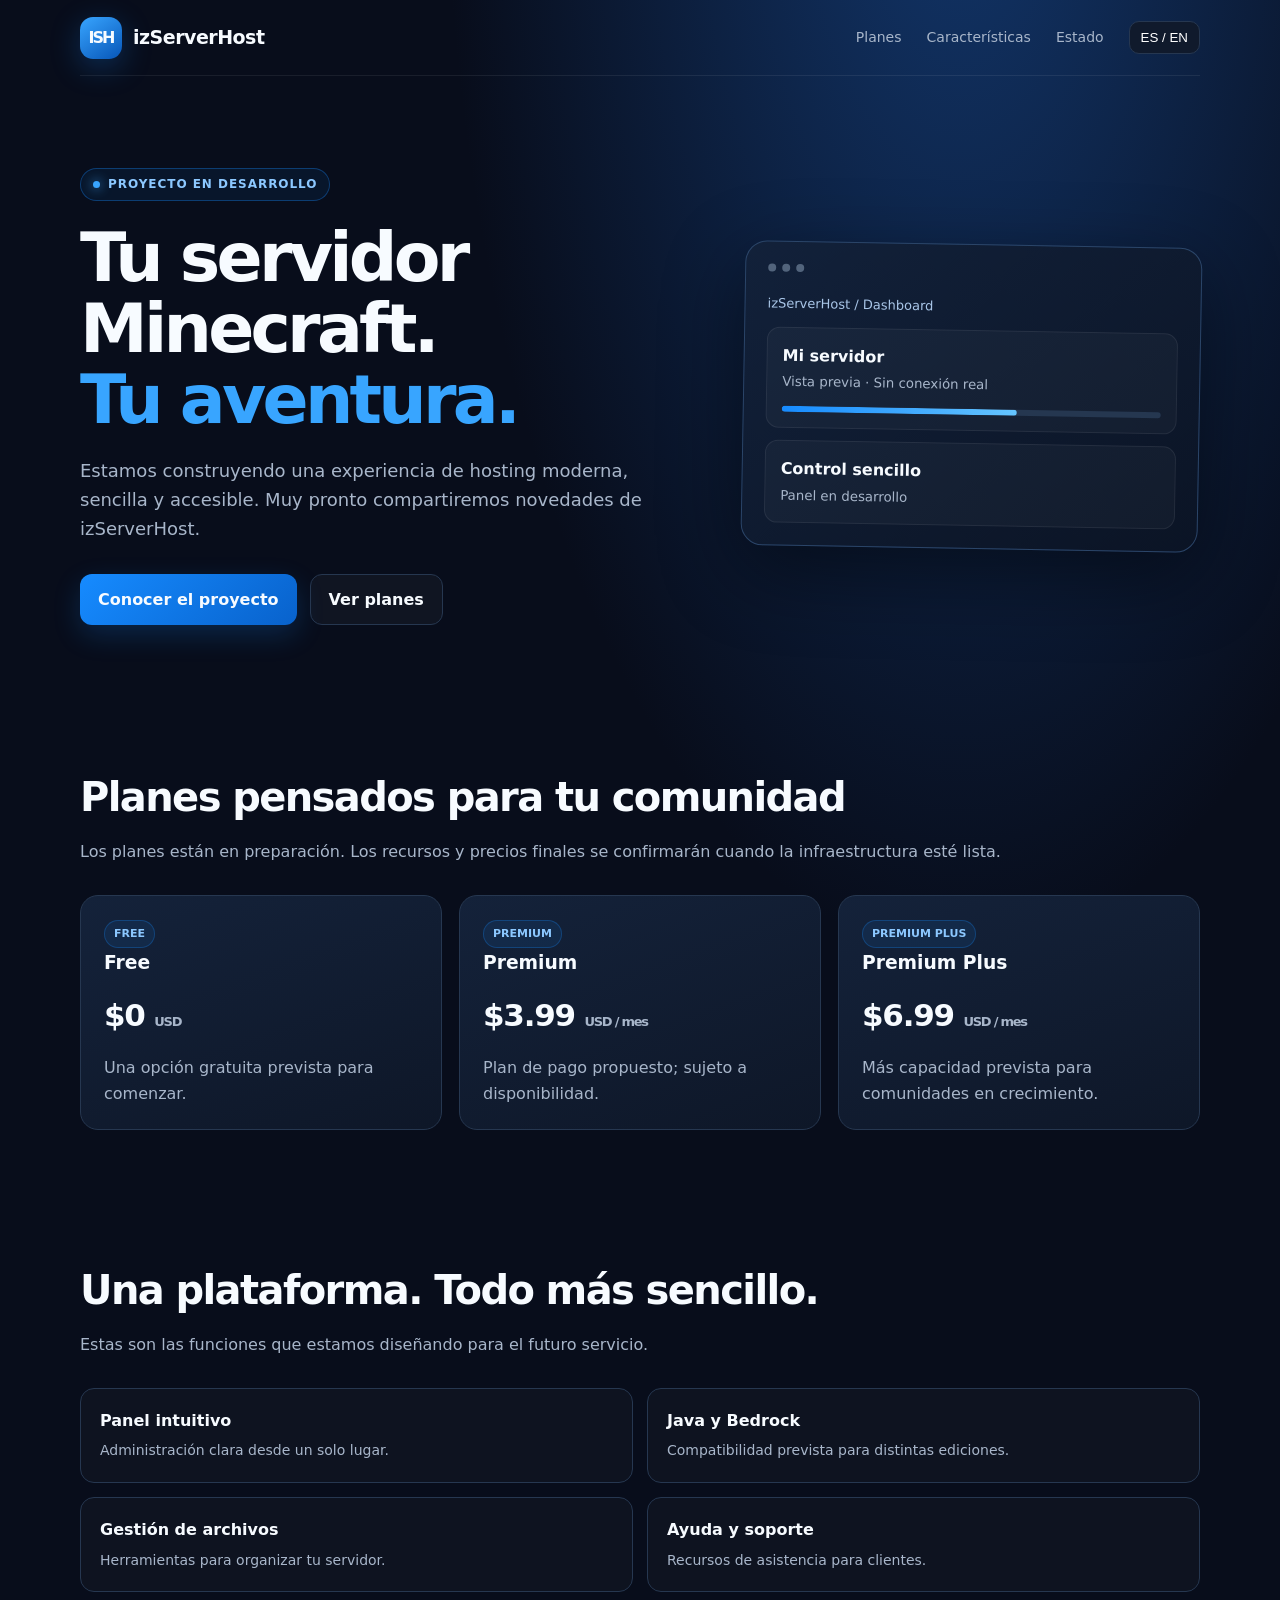
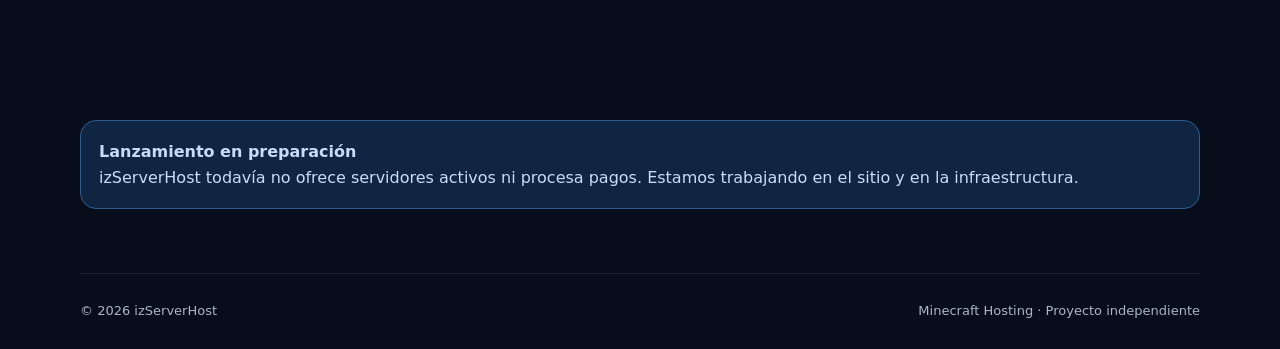
<file: index.html>
<!doctype html>
<html lang="es">
<head>
  <meta charset="utf-8">
  <meta name="viewport" content="width=device-width, initial-scale=1">
  <meta name="theme-color" content="#080d1b">
  <meta name="description" content="izServerHost — proyecto de Minecraft Hosting. Una plataforma moderna, en desarrollo.">
  <title>izServerHost — Minecraft Hosting</title>
  <style>
    :root{color-scheme:dark;--bg:#080d1b;--panel:#111c30;--blue:#168bff;--bright:#38a5ff;--white:#f7fbff;--muted:#a8b6ca;--line:#263750}
    *{box-sizing:border-box}html{scroll-behavior:smooth}body{margin:0;background:radial-gradient(ellipse at 75% -10%,#12366b 0,transparent 38%),var(--bg);color:var(--white);font:16px/1.6 Inter,ui-sans-serif,system-ui,-apple-system,Segoe UI,sans-serif}
    a{color:inherit;text-decoration:none}.wrap{width:min(1120px,calc(100% - 40px));margin:auto}.nav{height:76px;display:flex;align-items:center;justify-content:space-between;border-bottom:1px solid #ffffff12}.brand{display:flex;align-items:center;gap:11px;font-weight:800;letter-spacing:-.5px}.mark{width:42px;height:42px;border-radius:13px;background:linear-gradient(145deg,var(--bright),#0756b8);display:grid;place-items:center;font-weight:900;letter-spacing:-2px;box-shadow:0 8px 30px #168bff44}.brand span:last-child{font-size:19px}.links{display:flex;align-items:center;gap:25px;color:var(--muted);font-size:14px}.links a:hover{color:white}.lang{border:1px solid var(--line);background:#101a2c;color:white;border-radius:10px;padding:8px 11px}
    .hero{padding:92px 0 76px;display:grid;grid-template-columns:1.15fr .85fr;gap:45px;align-items:center}.eyebrow{display:inline-flex;align-items:center;gap:8px;border:1px solid #168bff55;background:#168bff13;color:#8cc8ff;border-radius:99px;padding:6px 12px;font-size:12px;font-weight:700;letter-spacing:.08em;text-transform:uppercase}.dot{width:7px;height:7px;border-radius:50%;background:#38a5ff;box-shadow:0 0 12px #38a5ff}h1{font-size:clamp(42px,6vw,68px);line-height:1.04;letter-spacing:-.055em;margin:22px 0}h1 em{font-style:normal;color:var(--bright)}.lead{color:var(--muted);font-size:18px;max-width:590px}.actions{display:flex;gap:13px;flex-wrap:wrap;margin-top:30px}.btn{display:inline-flex;align-items:center;justify-content:center;border-radius:12px;padding:12px 18px;font-weight:750;border:1px solid var(--line)}.primary{background:linear-gradient(135deg,#168bff,#0862cc);border:0;box-shadow:0 10px 28px #168bff33}.secondary{background:#ffffff08}.preview{border:1px solid #2b4568;background:linear-gradient(145deg,#12213a,#0b1425);border-radius:22px;padding:22px;box-shadow:0 24px 80px #0007;transform:rotate(1deg)}.window{display:flex;gap:6px;margin-bottom:22px}.window i{width:8px;height:8px;border-radius:50%;background:#52647c}.preview-title{font-size:13px;color:#a9c6e8}.server{margin-top:12px;padding:15px;border-radius:13px;background:#ffffff08;border:1px solid #ffffff12}.server strong{display:block}.server small{color:var(--muted)}.meter{height:6px;background:#253750;border-radius:9px;margin-top:12px;overflow:hidden}.meter b{display:block;width:62%;height:100%;background:linear-gradient(90deg,#168bff,#65c5ff);border-radius:9px}.section{padding:64px 0}.section h2{font-size:clamp(28px,4vw,40px);letter-spacing:-.04em;margin:0 0 10px}.sub{color:var(--muted);margin:0 0 30px}.grid{display:grid;grid-template-columns:repeat(3,1fr);gap:17px}.card{background:linear-gradient(160deg,#14223a,#0e1728);border:1px solid var(--line);border-radius:18px;padding:23px}.card h3{margin:0 0 8px}.card p{color:var(--muted);margin:0}.price{font-size:31px;font-weight:850;letter-spacing:-.04em;margin:14px 0}.tag{display:inline-block;color:#8cc8ff;background:#168bff18;border:1px solid #168bff44;border-radius:99px;padding:4px 9px;font-size:11px;font-weight:800}.features{display:grid;grid-template-columns:repeat(2,1fr);gap:14px}.feature{padding:19px;border:1px solid var(--line);background:#ffffff06;border-radius:14px}.feature b{display:block;margin-bottom:4px}.feature span{color:var(--muted);font-size:14px}.notice{border:1px solid #2c5b8d;background:#102541;border-radius:16px;padding:18px;color:#c8ddf5}.footer{border-top:1px solid #ffffff15;padding:27px 0;color:var(--muted);font-size:13px;display:flex;justify-content:space-between;gap:15px;flex-wrap:wrap}
    @media(max-width:780px){.hero{grid-template-columns:1fr;padding:65px 0 48px}.preview{transform:none}.links a{display:none}.grid{grid-template-columns:1fr}.features{grid-template-columns:1fr}.nav{height:68px}.wrap{width:min(100% - 28px,1120px)}}
  </style>
</head>
<body>
<header class="wrap nav">
  <a class="brand" href="#"><span class="mark">ISH</span><span>izServerHost</span></a>
  <nav class="links"><a href="#planes" data-es="Planes" data-en="Plans">Planes</a><a href="#caracteristicas" data-es="Características" data-en="Features">Características</a><a href="#estado" data-es="Estado" data-en="Status">Estado</a><button class="lang" id="language" type="button">ES / EN</button></nav>
</header>
<main>
  <section class="wrap hero">
    <div>
      <span class="eyebrow"><i class="dot"></i><span data-es="Proyecto en desarrollo" data-en="Project in development">Proyecto en desarrollo</span></span>
      <h1 data-es="Tu servidor Minecraft.<br><em>Tu aventura.</em>" data-en="Your Minecraft server.<br><em>Your adventure.</em>">Tu servidor Minecraft.<br><em>Tu aventura.</em></h1>
      <p class="lead" data-es="Estamos construyendo una experiencia de hosting moderna, sencilla y accesible. Muy pronto compartiremos novedades de izServerHost." data-en="We are building a modern, simple and accessible hosting experience. Updates about izServerHost are coming soon.">Estamos construyendo una experiencia de hosting moderna, sencilla y accesible. Muy pronto compartiremos novedades de izServerHost.</p>
      <div class="actions"><a class="btn primary" href="#estado" data-es="Conocer el proyecto" data-en="Explore the project">Conocer el proyecto</a><a class="btn secondary" href="#planes" data-es="Ver planes" data-en="View plans">Ver planes</a></div>
    </div>
    <div class="preview" aria-label="Vista conceptual del panel"><div class="window"><i></i><i></i><i></i></div><div class="preview-title">izServerHost / Dashboard</div><div class="server"><strong data-es="Mi servidor" data-en="My server">Mi servidor</strong><small data-es="Vista previa · Sin conexión real" data-en="Preview · Not connected to a live server">Vista previa · Sin conexión real</small><div class="meter"><b></b></div></div><div class="server"><strong data-es="Control sencillo" data-en="Simple control">Control sencillo</strong><small data-es="Panel en desarrollo" data-en="Panel in development">Panel en desarrollo</small></div></div>
  </section>
  <section class="wrap section" id="planes">
    <h2 data-es="Planes pensados para tu comunidad" data-en="Plans built for your community">Planes pensados para tu comunidad</h2>
    <p class="sub" data-es="Los planes están en preparación. Los recursos y precios finales se confirmarán cuando la infraestructura esté lista." data-en="Plans are being prepared. Final resources and prices will be confirmed when the infrastructure is ready.">Los planes están en preparación. Los recursos y precios finales se confirmarán cuando la infraestructura esté lista.</p>
    <div class="grid">
      <article class="card"><span class="tag">FREE</span><h3>Free</h3><div class="price">$0 <small style="font-size:13px;color:#a8b6ca">USD</small></div><p data-es="Una opción gratuita prevista para comenzar." data-en="A planned free option to get started.">Una opción gratuita prevista para comenzar.</p></article>
      <article class="card"><span class="tag">PREMIUM</span><h3>Premium</h3><div class="price">$3.99 <small style="font-size:13px;color:#a8b6ca">USD / mes</small></div><p data-es="Plan de pago propuesto; sujeto a disponibilidad." data-en="Proposed paid plan; subject to availability.">Plan de pago propuesto; sujeto a disponibilidad.</p></article>
      <article class="card"><span class="tag">PREMIUM PLUS</span><h3>Premium Plus</h3><div class="price">$6.99 <small style="font-size:13px;color:#a8b6ca">USD / mes</small></div><p data-es="Más capacidad prevista para comunidades en crecimiento." data-en="Planned extra capacity for growing communities.">Más capacidad prevista para comunidades en crecimiento.</p></article>
    </div>
  </section>
  <section class="wrap section" id="caracteristicas">
    <h2 data-es="Una plataforma. Todo más sencillo." data-en="One platform. Everything made simple.">Una plataforma. Todo más sencillo.</h2>
    <p class="sub" data-es="Estas son las funciones que estamos diseñando para el futuro servicio." data-en="These are the features we are designing for the future service.">Estas son las funciones que estamos diseñando para el futuro servicio.</p>
    <div class="features">
      <div class="feature"><b data-es="Panel intuitivo" data-en="Intuitive panel">Panel intuitivo</b><span data-es="Administración clara desde un solo lugar." data-en="Clear management from one place.">Administración clara desde un solo lugar.</span></div>
      <div class="feature"><b data-es="Java y Bedrock" data-en="Java & Bedrock">Java y Bedrock</b><span data-es="Compatibilidad prevista para distintas ediciones." data-en="Planned support for different editions.">Compatibilidad prevista para distintas ediciones.</span></div>
      <div class="feature"><b data-es="Gestión de archivos" data-en="File management">Gestión de archivos</b><span data-es="Herramientas para organizar tu servidor." data-en="Tools to organize your server.">Herramientas para organizar tu servidor.</span></div>
      <div class="feature"><b data-es="Ayuda y soporte" data-en="Help & support">Ayuda y soporte</b><span data-es="Recursos de asistencia para clientes." data-en="Assistance resources for customers.">Recursos de asistencia para clientes.</span></div>
    </div>
  </section>
  <section class="wrap section" id="estado"><div class="notice"><strong data-es="Lanzamiento en preparación" data-en="Launch in preparation">Lanzamiento en preparación</strong><div data-es="izServerHost todavía no ofrece servidores activos ni procesa pagos. Estamos trabajando en el sitio y en la infraestructura." data-en="izServerHost does not offer active servers or process payments yet. We are working on the website and infrastructure.">izServerHost todavía no ofrece servidores activos ni procesa pagos. Estamos trabajando en el sitio y en la infraestructura.</div></div></section>
</main>
<footer class="wrap footer"><span>© <span id="year"></span> izServerHost</span><span data-es="Minecraft Hosting · Proyecto independiente" data-en="Minecraft Hosting · Independent project">Minecraft Hosting · Proyecto independiente</span></footer>
<script>
  const button=document.getElementById('language');let lang='es';
  button.addEventListener('click',()=>{lang=lang==='es'?'en':'es';document.documentElement.lang=lang;document.querySelectorAll('[data-es][data-en]').forEach(el=>{el.innerHTML=el.dataset[lang]});button.textContent=lang==='es'?'ES / EN':'EN / ES';});
  document.getElementById('year').textContent=new Date().getFullYear();
</script>
</body>
</html>
</file>
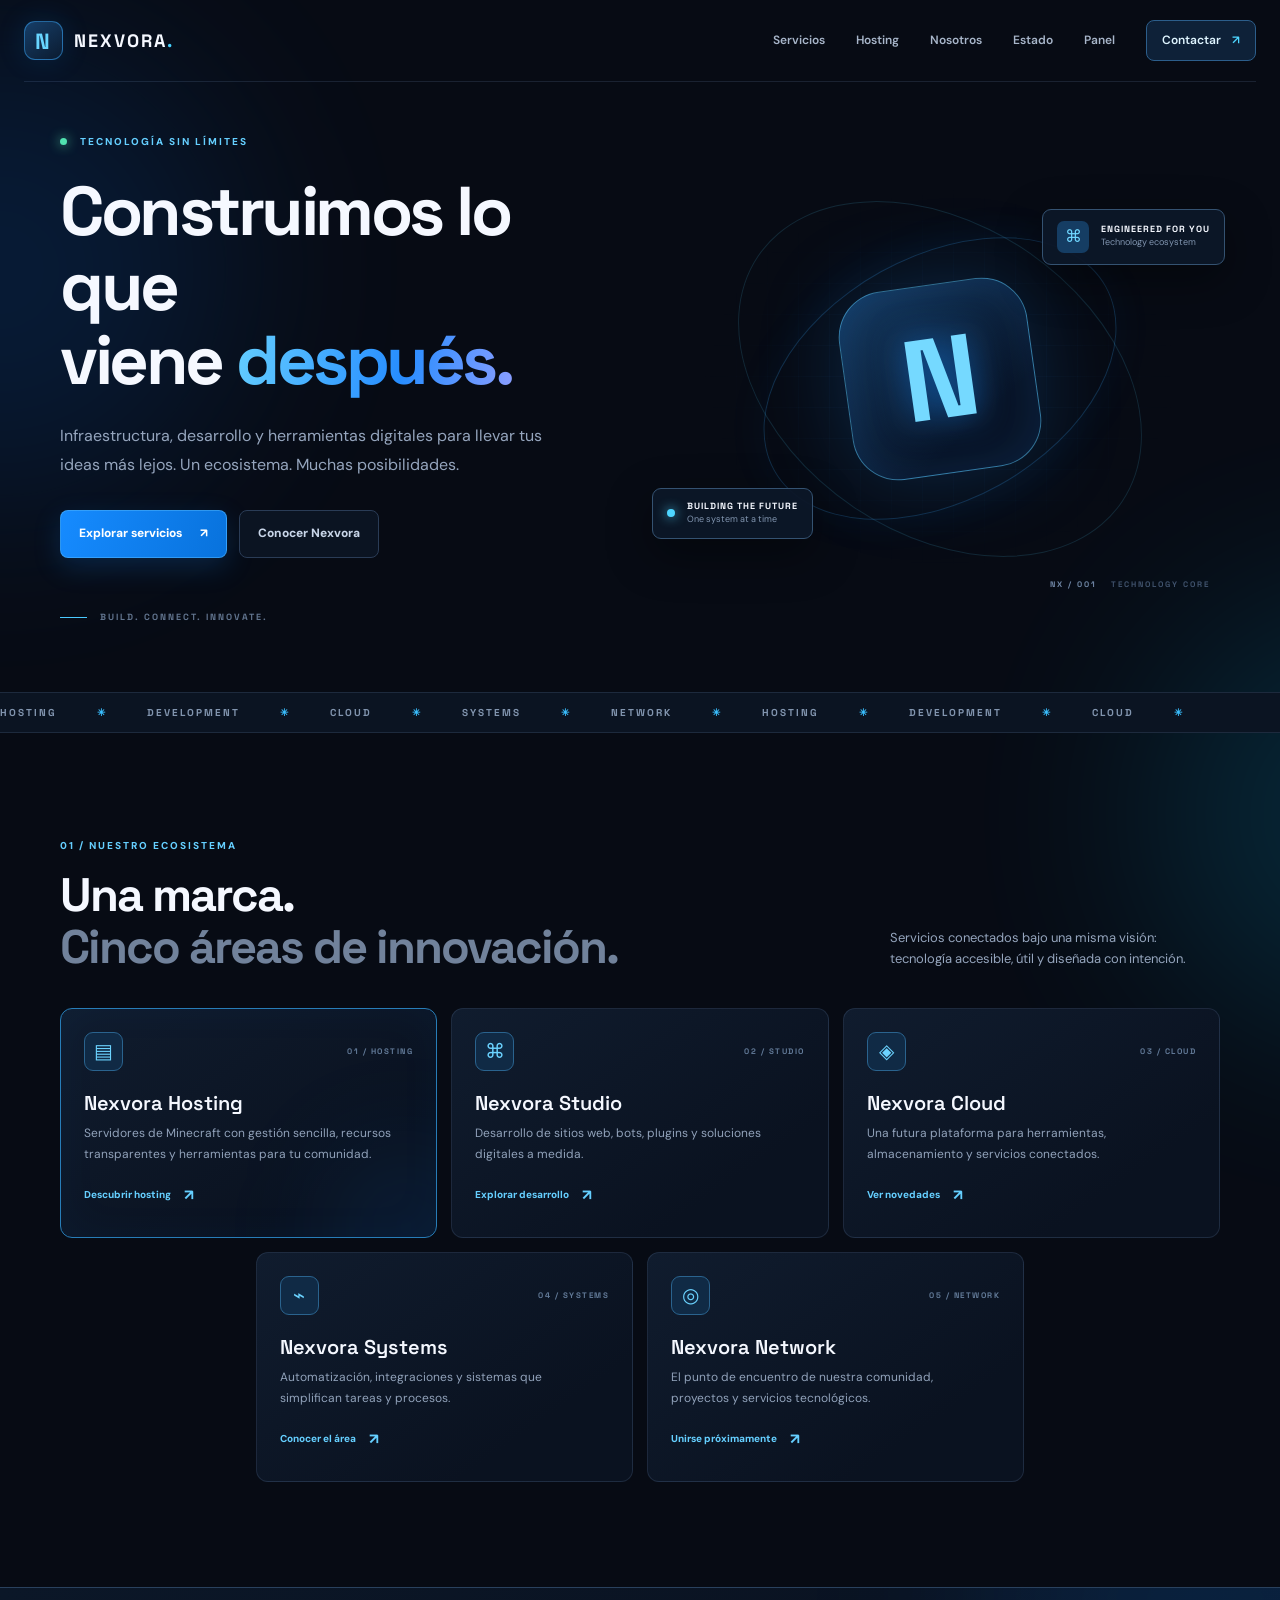
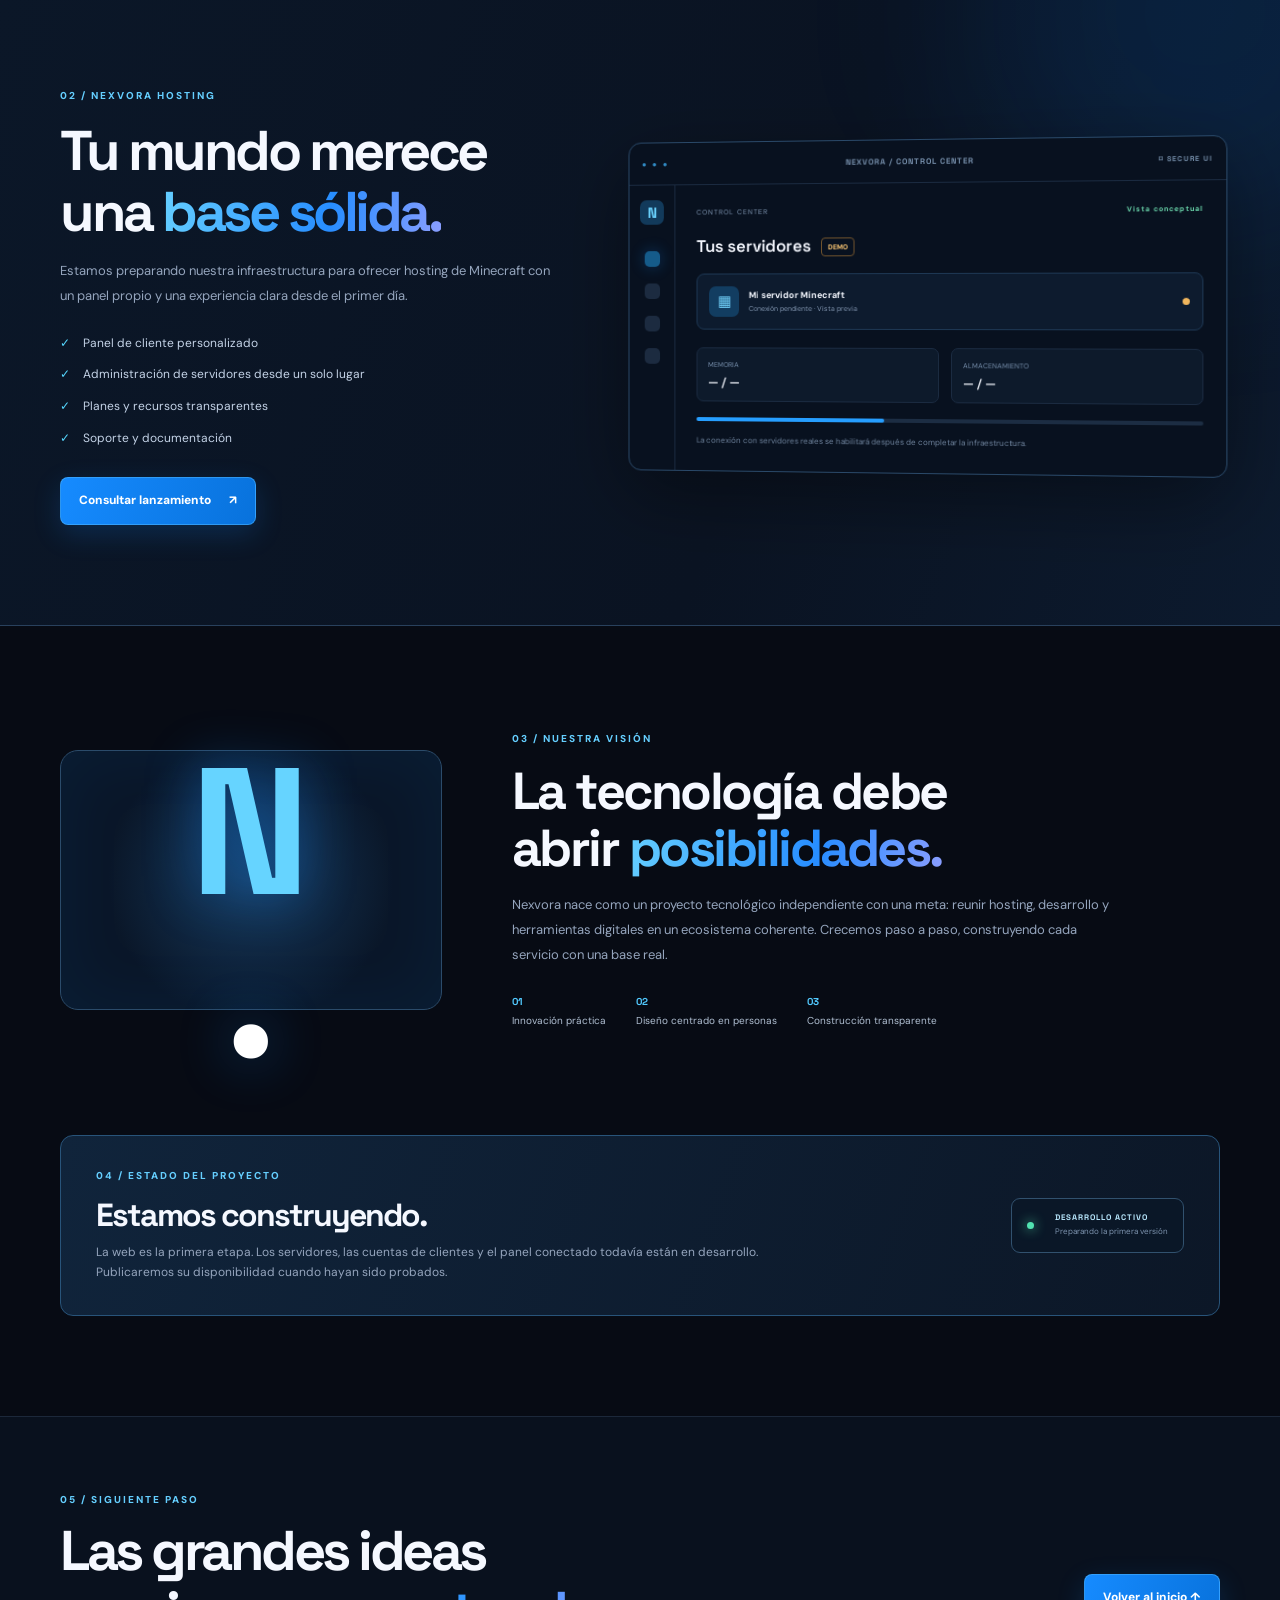
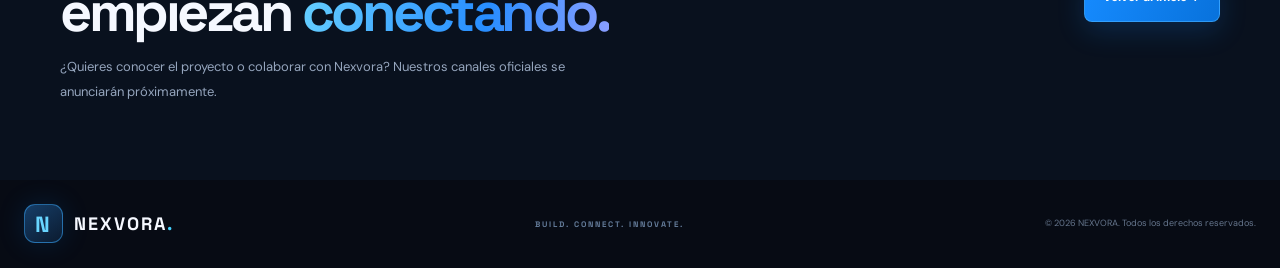
<file: nexvora/index.html>
<!doctype html>
<html lang="es">
<head>
  <meta charset="utf-8">
  <meta name="viewport" content="width=device-width, initial-scale=1">
  <meta name="theme-color" content="#070b14">
  <meta name="description" content="Nexvora — Hosting, cloud y desarrollo tecnológico. Construimos herramientas para comunidades y creadores.">
  <title>Nexvora — Technology & Innovation</title>
  <link rel="preconnect" href="https://fonts.googleapis.com">
  <link rel="preconnect" href="https://fonts.gstatic.com" crossorigin>
  <link href="https://fonts.googleapis.com/css2?family=DM+Sans:wght@400;500;600;700;800&family=Space+Grotesk:wght@500;600;700&display=swap" rel="stylesheet">
  <link rel="stylesheet" href="./styles.css">
  <script src="./app.js" defer></script>
</head>
<body>
  <div class="ambient ambient-one"></div><div class="ambient ambient-two"></div>
  <header class="site-header">
    <a class="brand" href="#inicio" aria-label="Nexvora inicio"><span class="brand-symbol">N</span><span>NEXVORA<span class="brand-dot">.</span></span></a>
    <button class="menu-toggle" id="menuToggle" aria-label="Abrir menú" aria-expanded="false">☰</button>
    <nav class="main-nav" id="mainNav">
      <a href="#servicios">Servicios</a><a href="#hosting">Hosting</a><a href="#nosotros">Nosotros</a><a href="#estado">Estado</a><a href="./panel/">Panel</a>
      <a class="nav-cta" href="#contacto">Contactar <span>↗</span></a>
    </nav>
  </header>

  <main id="inicio">
    <section class="hero section-wrap">
      <div class="hero-copy">
        <div class="eyebrow"><span class="pulse"></span> TECNOLOGÍA SIN LÍMITES</div>
        <h1>Construimos lo que<br>viene <span class="gradient-text">después.</span></h1>
        <p class="hero-lead">Infraestructura, desarrollo y herramientas digitales para llevar tus ideas más lejos. Un ecosistema. Muchas posibilidades.</p>
        <div class="hero-actions"><a class="button button-primary" href="#servicios">Explorar servicios <span>↗</span></a><a class="button button-secondary" href="#nosotros">Conocer Nexvora</a></div>
        <div class="hero-footnote"><span class="tiny-line"></span> BUILD. CONNECT. INNOVATE.</div>
      </div>
      <div class="hero-visual" aria-label="Gráfico abstracto de tecnología Nexvora">
        <div class="visual-grid"></div><div class="orbit orbit-a"></div><div class="orbit orbit-b"></div>
        <div class="core"><div class="core-inner">N</div></div>
        <div class="float-chip chip-top"><span class="chip-icon">⌘</span><span><b>ENGINEERED FOR YOU</b><small>Technology ecosystem</small></span></div>
        <div class="float-chip chip-bottom"><span class="signal"></span><span><b>BUILDING THE FUTURE</b><small>One system at a time</small></span></div>
        <div class="visual-caption">NX / 001 <span>TECHNOLOGY CORE</span></div>
      </div>
    </section>

    <section class="ticker" aria-label="Servicios Nexvora"><div>HOSTING <i>✳</i> DEVELOPMENT <i>✳</i> CLOUD <i>✳</i> SYSTEMS <i>✳</i> NETWORK <i>✳</i> HOSTING <i>✳</i> DEVELOPMENT <i>✳</i> CLOUD <i>✳</i></div></section>

    <section class="section-wrap section-block" id="servicios">
      <div class="section-heading"><div><div class="eyebrow">01 / NUESTRO ECOSISTEMA</div><h2>Una marca.<br><span class="muted-heading">Cinco áreas de innovación.</span></h2></div><p>Servicios conectados bajo una misma visión: tecnología accesible, útil y diseñada con intención.</p></div>
      <div class="service-grid">
        <article class="service-card service-featured" id="hosting"><div class="card-top"><span class="service-icon">▤</span><span class="card-index">01 / HOSTING</span></div><h3>Nexvora Hosting</h3><p>Servidores de Minecraft con gestión sencilla, recursos transparentes y herramientas para tu comunidad.</p><a href="#planes" class="card-link">Descubrir hosting <span>↗</span></a><div class="card-glow"></div></article>
        <article class="service-card"><div class="card-top"><span class="service-icon">⌘</span><span class="card-index">02 / STUDIO</span></div><h3>Nexvora Studio</h3><p>Desarrollo de sitios web, bots, plugins y soluciones digitales a medida.</p><a href="#contacto" class="card-link">Explorar desarrollo <span>↗</span></a></article>
        <article class="service-card"><div class="card-top"><span class="service-icon">◈</span><span class="card-index">03 / CLOUD</span></div><h3>Nexvora Cloud</h3><p>Una futura plataforma para herramientas, almacenamiento y servicios conectados.</p><a href="#estado" class="card-link">Ver novedades <span>↗</span></a></article>
        <article class="service-card"><div class="card-top"><span class="service-icon">⌁</span><span class="card-index">04 / SYSTEMS</span></div><h3>Nexvora Systems</h3><p>Automatización, integraciones y sistemas que simplifican tareas y procesos.</p><a href="#contacto" class="card-link">Conocer el área <span>↗</span></a></article>
        <article class="service-card"><div class="card-top"><span class="service-icon">◎</span><span class="card-index">05 / NETWORK</span></div><h3>Nexvora Network</h3><p>El punto de encuentro de nuestra comunidad, proyectos y servicios tecnológicos.</p><a href="#contacto" class="card-link">Unirse próximamente <span>↗</span></a></article>
      </div>
    </section>

    <section class="hosting-band" id="planes"><div class="section-wrap hosting-layout"><div><div class="eyebrow">02 / NEXVORA HOSTING</div><h2>Tu mundo merece<br>una <span class="gradient-text">base sólida.</span></h2><p>Estamos preparando nuestra infraestructura para ofrecer hosting de Minecraft con un panel propio y una experiencia clara desde el primer día.</p><ul class="check-list"><li><span>✓</span> Panel de cliente personalizado</li><li><span>✓</span> Administración de servidores desde un solo lugar</li><li><span>✓</span> Planes y recursos transparentes</li><li><span>✓</span> Soporte y documentación</li></ul><a class="button button-primary" href="#estado">Consultar lanzamiento <span>↗</span></a></div><div class="hosting-preview"><div class="preview-header"><span class="preview-dots">● ● ●</span><span>NEXVORA / CONTROL CENTER</span><span class="preview-lock">⌑ SECURE UI</span></div><div class="preview-body"><aside><div class="mini-logo">N</div><i class="active"></i><i></i><i></i><i></i></aside><div class="preview-main"><div class="preview-welcome">CONTROL CENTER <b>Vista conceptual</b></div><div class="preview-title">Tus servidores<span class="demo-label">DEMO</span></div><div class="server-preview"><div class="server-cube">▦</div><div><b>Mi servidor Minecraft</b><small>Conexión pendiente · Vista previa</small></div><span class="pending-dot"></span></div><div class="resource-row"><div><small>MEMORIA</small><b>— / —</b></div><div><small>ALMACENAMIENTO</small><b>— / —</b></div></div><div class="preview-bar"><span></span></div><div class="preview-note">La conexión con servidores reales se habilitará después de completar la infraestructura.</div></div></div></div></div></section>

    <section class="section-wrap section-block about-section" id="nosotros"><div class="about-mark">N<span>.</span></div><div class="about-copy"><div class="eyebrow">03 / NUESTRA VISIÓN</div><h2>La tecnología debe<br>abrir <span class="gradient-text">posibilidades.</span></h2><p>Nexvora nace como un proyecto tecnológico independiente con una meta: reunir hosting, desarrollo y herramientas digitales en un ecosistema coherente. Crecemos paso a paso, construyendo cada servicio con una base real.</p><div class="values"><div><b>01</b><span>Innovación práctica</span></div><div><b>02</b><span>Diseño centrado en personas</span></div><div><b>03</b><span>Construcción transparente</span></div></div></div></section>

    <section class="section-wrap status-section" id="estado"><div class="status-box"><div><div class="eyebrow">04 / ESTADO DEL PROYECTO</div><h2>Estamos construyendo.</h2><p>La web es la primera etapa. Los servidores, las cuentas de clientes y el panel conectado todavía están en desarrollo. Publicaremos su disponibilidad cuando hayan sido probados.</p></div><div class="status-indicator"><span class="pulse"></span><div><b>DESARROLLO ACTIVO</b><small>Preparando la primera versión</small></div></div></div></section>

    <section class="contact-section" id="contacto"><div class="section-wrap contact-inner"><div><div class="eyebrow">05 / SIGUIENTE PASO</div><h2>Las grandes ideas<br>empiezan <span class="gradient-text">conectando.</span></h2><p>¿Quieres conocer el proyecto o colaborar con Nexvora? Nuestros canales oficiales se anunciarán próximamente.</p></div><a class="button button-primary" href="#inicio">Volver al inicio ↑</a></div></section>
  </main>

  <footer class="site-footer"><a class="brand" href="#inicio"><span class="brand-symbol">N</span><span>NEXVORA<span class="brand-dot">.</span></span></a><span>BUILD. CONNECT. INNOVATE.</span><small>© <span id="year"></span> NEXVORA. Todos los derechos reservados.</small></footer>
</body>
</html>
</file>
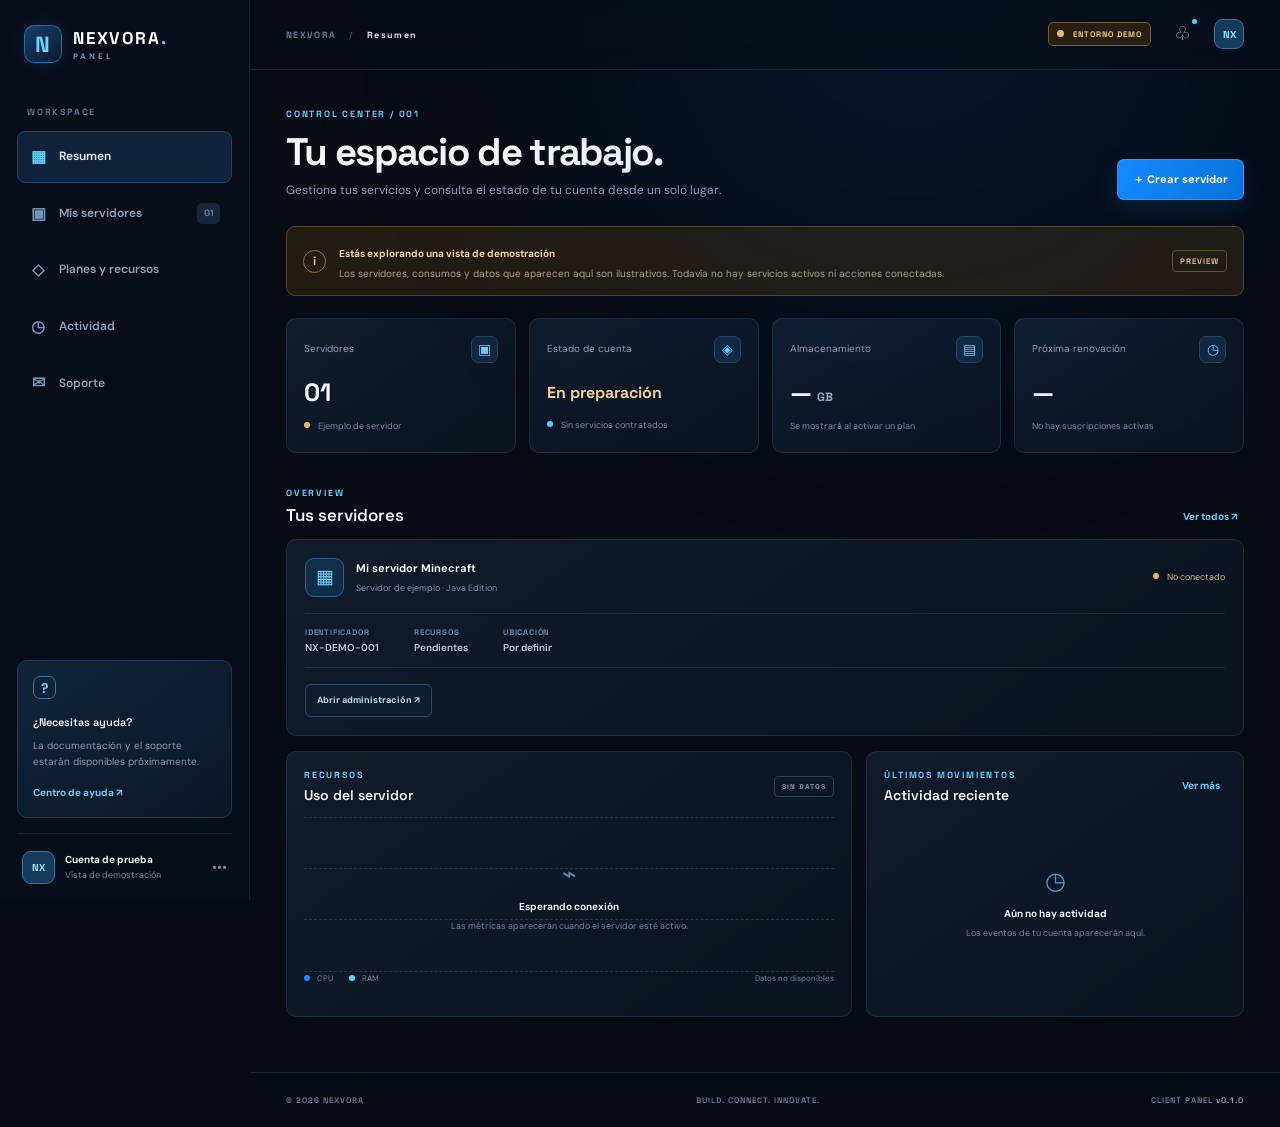
<file: nexvora/panel/index.html>
<!doctype html>
<html lang="es">
<head>
  <meta charset="utf-8">
  <meta name="viewport" content="width=device-width, initial-scale=1">
  <meta name="theme-color" content="#070b14">
  <meta name="description" content="Nexvora Panel — Centro de control de clientes.">
  <title>Nexvora Panel — Control Center</title>
  <link rel="preconnect" href="https://fonts.googleapis.com">
  <link rel="preconnect" href="https://fonts.gstatic.com" crossorigin>
  <link href="https://fonts.googleapis.com/css2?family=DM+Sans:wght@400;500;600;700;800&family=Space+Grotesk:wght@500;600;700&display=swap" rel="stylesheet">
  <link rel="stylesheet" href="./panel.css">
  <script src="./panel.js" defer></script>
</head>
<body>
  <div class="ambient"></div>
  <div class="app-shell">
    <aside class="sidebar" id="sidebar">
      <a class="brand" href="../index.html"><span class="brand-symbol">N</span><span>NEXVORA<span class="brand-dot">.</span><small>PANEL</small></span></a>
      <div class="workspace-label">WORKSPACE</div>
      <nav class="side-nav" aria-label="Navegación principal">
        <button class="nav-item active" data-view="overview"><span>▦</span> Resumen</button>
        <button class="nav-item" data-view="servers"><span>▣</span> Mis servidores <em>01</em></button>
        <button class="nav-item" data-view="billing"><span>◇</span> Planes y recursos</button>
        <button class="nav-item" data-view="activity"><span>◷</span> Actividad</button>
        <button class="nav-item" data-view="support"><span>✉</span> Soporte</button>
      </nav>
      <div class="sidebar-bottom">
        <div class="help-card"><span class="help-icon">?</span><b>¿Necesitas ayuda?</b><p>La documentación y el soporte estarán disponibles próximamente.</p><a href="../index.html#contacto">Centro de ayuda ↗</a></div>
        <div class="profile"><div class="avatar">NX</div><div><b>Cuenta de prueba</b><small>Vista de demostración</small></div><span class="profile-menu">•••</span></div>
      </div>
    </aside>

    <main class="main-area">
      <header class="topbar">
        <button class="mobile-menu" id="mobileMenu" aria-label="Abrir navegación">☰</button>
        <div class="breadcrumbs">NEXVORA <span>/</span> <b id="crumb">Resumen</b></div>
        <div class="top-actions"><span class="demo-pill"><i></i> ENTORNO DEMO</span><button class="icon-button" aria-label="Notificaciones">♧<i></i></button><div class="top-avatar">NX</div></div>
      </header>

      <div class="content">
        <section class="view active" id="view-overview">
          <div class="page-heading"><div><div class="eyebrow">CONTROL CENTER / 001</div><h1>Tu espacio de trabajo.</h1><p>Gestiona tus servicios y consulta el estado de tu cuenta desde un solo lugar.</p></div><button class="primary-button" data-demo-action="La creación de servidores estará disponible cuando Nexvora Hosting tenga infraestructura activa.">＋ Crear servidor</button></div>
          <div class="notice"><span class="notice-icon">i</span><div><b>Estás explorando una vista de demostración</b><p>Los servidores, consumos y datos que aparecen aquí son ilustrativos. Todavía no hay servicios activos ni acciones conectadas.</p></div><span class="notice-tag">PREVIEW</span></div>
          <div class="stat-grid">
            <article class="stat-card"><div class="stat-top"><span>Servidores</span><span class="stat-icon">▣</span></div><strong>01</strong><small><i class="dot amber"></i> Ejemplo de servidor</small></article>
            <article class="stat-card"><div class="stat-top"><span>Estado de cuenta</span><span class="stat-icon">◈</span></div><strong class="status-text">En preparación</strong><small><i class="dot blue"></i> Sin servicios contratados</small></article>
            <article class="stat-card"><div class="stat-top"><span>Almacenamiento</span><span class="stat-icon">▤</span></div><strong>— <small class="unit">GB</small></strong><small>Se mostrará al activar un plan</small></article>
            <article class="stat-card"><div class="stat-top"><span>Próxima renovación</span><span class="stat-icon">◷</span></div><strong>—</strong><small>No hay suscripciones activas</small></article>
          </div>
          <div class="section-title"><div><div class="eyebrow">OVERVIEW</div><h2>Tus servidores</h2></div><button class="text-button" data-open-view="servers">Ver todos ↗</button></div>
          <article class="server-card">
            <div class="server-ident"><div class="server-icon">▦</div><div><b>Mi servidor Minecraft</b><small>Servidor de ejemplo · Java Edition</small></div></div>
            <span class="server-state"><i class="dot amber"></i> No conectado</span>
            <div class="server-meta"><span>IDENTIFICADOR <b>NX-DEMO-001</b></span><span>RECURSOS <b>Pendientes</b></span><span>UBICACIÓN <b>Por definir</b></span></div>
            <button class="outline-button" data-demo-action="Este servidor es ilustrativo. La consola se conectará cuando exista un nodo real.">Abrir administración ↗</button>
          </article>
          <div class="bottom-grid">
            <article class="panel-card"><div class="card-heading"><div><div class="eyebrow">RECURSOS</div><h3>Uso del servidor</h3></div><span class="muted-badge">SIN DATOS</span></div><div class="empty-chart"><div class="chart-lines"><i></i><i></i><i></i><i></i></div><div class="chart-empty"><span>⌁</span><b>Esperando conexión</b><small>Las métricas aparecerán cuando el servidor esté activo.</small></div></div><div class="legend"><span><i class="legend-blue"></i> CPU</span><span><i class="legend-cyan"></i> RAM</span><span>Datos no disponibles</span></div></article>
            <article class="panel-card activity-card"><div class="card-heading"><div><div class="eyebrow">ÚLTIMOS MOVIMIENTOS</div><h3>Actividad reciente</h3></div><button class="text-button" data-open-view="activity">Ver más</button></div><div class="activity-empty"><span>◷</span><b>Aún no hay actividad</b><small>Los eventos de tu cuenta aparecerán aquí.</small></div></article>
          </div>
        </section>

        <section class="view" id="view-servers">
          <div class="page-heading"><div><div class="eyebrow">WORKSPACE / SERVERS</div><h1>Mis servidores.</h1><p>Consulta y administra tus instancias de juego.</p></div><button class="primary-button" data-demo-action="La creación de servidores todavía no está habilitada.">＋ Crear servidor</button></div>
          <div class="notice"><span class="notice-icon">i</span><div><b>Catálogo de demostración</b><p>Este servidor no existe en una máquina real. No es posible iniciarlo, detenerlo ni abrir su consola.</p></div><span class="notice-tag">DEMO</span></div>
          <article class="server-card large-server"><div class="server-ident"><div class="server-icon">▦</div><div><b>Mi servidor Minecraft</b><small>Java Edition · Configuración de ejemplo</small></div></div><span class="server-state"><i class="dot amber"></i> Pendiente</span><div class="server-meta"><span>ID <b>NX-DEMO-001</b></span><span>SOFTWARE <b>Por configurar</b></span><span>VERSIÓN <b>Por configurar</b></span></div><div class="server-actions"><button class="outline-button" data-demo-action="La consola estará disponible después de conectar el backend y un nodo de hosting.">Consola</button><button class="outline-button" data-demo-action="El administrador de archivos todavía no está conectado.">Archivos</button><button class="outline-button" data-demo-action="La configuración estará disponible en una próxima versión.">Configuración</button></div></article>
        </section>

        <section class="view" id="view-billing">
          <div class="page-heading"><div><div class="eyebrow">ACCOUNT / RESOURCES</div><h1>Planes y recursos.</h1><p>Información de planes, límites y consumo de tus servicios.</p></div></div>
          <div class="empty-state"><span>◇</span><h2>Los planes están en preparación.</h2><p>Publicaremos los recursos, condiciones y precios cuando la infraestructura y el servicio estén listos.</p><a href="../index.html#estado">Ver estado del proyecto ↗</a></div>
        </section>

        <section class="view" id="view-activity">
          <div class="page-heading"><div><div class="eyebrow">ACCOUNT / LOGS</div><h1>Actividad.</h1><p>Un historial de los eventos importantes de tu cuenta.</p></div></div>
          <div class="empty-state"><span>◷</span><h2>Tu historial está vacío.</h2><p>Cuando la cuenta tenga actividad real, podrás consultar aquí los cambios y eventos.</p></div>
        </section>

        <section class="view" id="view-support">
          <div class="page-heading"><div><div class="eyebrow">HELP / SUPPORT</div><h1>Centro de soporte.</h1><p>Estamos preparando los canales de atención de Nexvora.</p></div></div>
          <div class="empty-state"><span>✉</span><h2>El soporte llegará próximamente.</h2><p>Los tickets y la documentación se habilitarán junto con el lanzamiento de los servicios.</p><a href="../index.html#contacto">Contactar con Nexvora ↗</a></div>
        </section>
      </div>
      <footer class="main-footer"><span>© <span id="year"></span> NEXVORA</span><span>BUILD. CONNECT. INNOVATE.</span><span>CLIENT PANEL <b>v0.1.0</b></span></footer>
    </main>
  </div>
  <div class="toast" id="toast" role="status" aria-live="polite"></div>
</body>
</html>
</file>
<file: nexvora/styles.css>
:root{--bg:#070b14;--bg2:#0b1220;--panel:#0d1728;--line:rgba(141,177,226,.14);--text:#f5f8ff;--muted:#95a5bd;--blue:#168bff;--cyan:#4ed6ff;--green:#51e2b0}*{box-sizing:border-box}html{scroll-behavior:smooth;scroll-padding-top:90px}body{margin:0;background:var(--bg);color:var(--text);font:15px/1.65 "DM Sans",sans-serif;overflow-x:hidden}.ambient{position:absolute;pointer-events:none;filter:blur(100px);opacity:.14;border-radius:50%;z-index:-1}.ambient-one{width:460px;height:460px;background:#087bff;top:40px;left:-230px}.ambient-two{width:430px;height:430px;background:#00c8ff;top:600px;right:-300px}a{color:inherit;text-decoration:none}.section-wrap{width:min(1160px,calc(100% - 48px));margin:auto}.site-header{height:82px;width:min(1280px,calc(100% - 48px));margin:auto;display:flex;align-items:center;justify-content:space-between;border-bottom:1px solid var(--line);position:relative;z-index:5}.brand{display:flex;align-items:center;gap:11px;font:700 18px "Space Grotesk",sans-serif;letter-spacing:2px}.brand-symbol{width:39px;height:39px;display:grid;place-items:center;border:1px solid #3aabff80;border-radius:11px;background:linear-gradient(145deg,#163e68,#0b1b30);color:#68d5ff;font:700 22px "Space Grotesk";box-shadow:0 0 28px #168bff25}.brand-dot{color:#45d2ff}.main-nav{display:flex;align-items:center;gap:31px;color:#a8b6ca;font-size:12px;font-weight:600}.main-nav>a:not(.nav-cta):hover{color:#fff}.nav-cta{padding:10px 15px;border:1px solid #2c5e8b;border-radius:8px;color:#dff5ff;background:#0e2138}.nav-cta span{color:var(--cyan);margin-left:8px}.menu-toggle{display:none;background:none;border:1px solid var(--line);color:white;border-radius:8px;padding:8px 11px}.hero{min-height:610px;display:grid;grid-template-columns:1fr 1fr;align-items:center;gap:40px;padding-top:48px;padding-bottom:65px}.eyebrow{color:#65cfff;font-size:10px;font-weight:800;letter-spacing:2px}.pulse{display:inline-block;width:7px;height:7px;border-radius:50%;background:var(--green);box-shadow:0 0 12px #51e2b0;margin-right:9px}.hero h1,.hosting-layout h2,.about-copy h2,.contact-inner h2{font:700 clamp(45px,5.6vw,69px)/1.08 "Space Grotesk",sans-serif;letter-spacing:-3.5px;margin:23px 0}.gradient-text{background:linear-gradient(100deg,#65cfff,#278dff 60%,#8b9eff);background-clip:text;-webkit-background-clip:text;color:transparent}.hero-lead{max-width:500px;color:var(--muted);font-size:16px;line-height:1.85}.hero-actions{display:flex;gap:12px;flex-wrap:wrap;margin-top:30px}.button{display:inline-flex;align-items:center;justify-content:center;gap:18px;padding:13px 18px;border-radius:8px;font-size:12px;font-weight:800;transition:transform .2s,border-color .2s}.button:hover{transform:translateY(-2px)}.button-primary{background:linear-gradient(110deg,#168bff,#0872dc);border:1px solid #54b9ff80;box-shadow:0 9px 28px #168bff30;color:white}.button-secondary{border:1px solid #2a3c56;background:#0b1422;color:#c8d5e8}.hero-footnote{margin-top:53px;color:#62758f;font:700 9px "Space Grotesk";letter-spacing:2px}.tiny-line{display:inline-block;width:27px;height:1px;background:#4acaff;vertical-align:middle;margin-right:9px}.hero-visual{height:450px;position:relative;display:grid;place-items:center;isolation:isolate}.visual-grid{position:absolute;inset:8%;background-image:linear-gradient(#4daeff0b 1px,transparent 1px),linear-gradient(90deg,#4daeff0b 1px,transparent 1px);background-size:31px 31px;mask-image:radial-gradient(ellipse,#000 10%,transparent 72%)}.orbit{position:absolute;border:1px solid #36aaff38;border-radius:50%;transform:rotate(-29deg)}.orbit-a{width:380px;height:245px;box-shadow:0 0 45px #168bff0d}.orbit-b{width:440px;height:310px;transform:rotate(34deg);border-color:#54d5ff24}.core{width:190px;height:190px;border-radius:46px;display:grid;place-items:center;background:linear-gradient(145deg,#153a60,#091426 72%);border:1px solid #58caff80;box-shadow:0 0 85px #168bff35,inset 0 0 45px #168bff20;transform:rotate(-8deg);z-index:1}.core-inner{font:700 115px/.9 "Space Grotesk";letter-spacing:-14px;padding-right:12px;color:#75d9ff;text-shadow:0 0 35px #168bff90}.float-chip{position:absolute;display:flex;align-items:center;gap:12px;padding:11px 14px;background:#0c1728eF;border:1px solid #345271;border-radius:9px;box-shadow:0 15px 45px #0006;z-index:2}.chip-top{top:55px;right:-5px}.chip-bottom{bottom:65px;left:-8px}.chip-icon{display:grid;place-items:center;width:32px;height:32px;background:#153d63;color:#70d7ff;border-radius:7px;font-size:17px}.float-chip b,.float-chip small{display:block}.float-chip b{font:700 9px "Space Grotesk";letter-spacing:1px}.float-chip small{font-size:9px;color:#8296b1}.signal{width:8px;height:8px;border-radius:50%;background:#4ed6ff;box-shadow:0 0 12px #4ed6ff}.visual-caption{position:absolute;bottom:15px;right:10px;color:#7189a8;font:700 8px "Space Grotesk";letter-spacing:2px}.visual-caption span{color:#40536d;margin-left:10px}.ticker{overflow:hidden;border-top:1px solid var(--line);border-bottom:1px solid var(--line);background:#0b1422;padding:13px 0;white-space:nowrap}.ticker div{width:max-content;color:#8295af;font:700 10px "Space Grotesk";letter-spacing:2px;animation:marquee 30s linear infinite}.ticker i{font-style:normal;color:#3abfff;margin:0 35px}@keyframes marquee{to{transform:translateX(-35%)}}.section-block{padding-top:105px;padding-bottom:105px}.section-heading{display:flex;justify-content:space-between;align-items:end;gap:35px;margin-bottom:34px}.section-heading h2,.status-box h2{font:700 clamp(32px,4vw,47px)/1.12 "Space Grotesk";letter-spacing:-2px;margin:14px 0 0}.muted-heading{color:#71829b}.section-heading>p{max-width:330px;color:var(--muted);font-size:13px;margin:0 0 4px}.service-grid{display:grid;grid-template-columns:repeat(6,1fr);gap:14px}.service-card{grid-column:span 2;position:relative;overflow:hidden;min-height:230px;padding:23px;border:1px solid var(--line);border-radius:12px;background:linear-gradient(145deg,#101c2e,#0a1220 75%)}.service-card:nth-child(4){grid-column:2/span 2}.service-card:nth-child(5){grid-column:4/span 2}.service-featured{border-color:#277db8;box-shadow:inset 0 0 45px #168bff0b}.card-top{display:flex;align-items:center;justify-content:space-between}.service-icon{width:39px;height:39px;display:grid;place-items:center;border:1px solid #2a638e;border-radius:9px;background:#102a45;color:#6bd3ff;font-size:20px}.card-index{font:700 8px "Space Grotesk";letter-spacing:1.5px;color:#637b99}.service-card h3{font:600 20px "Space Grotesk";margin:19px 0 7px}.service-card p{position:relative;z-index:1;color:#91a2ba;font-size:12px;line-height:1.75;max-width:310px;margin:0}.card-link{display:inline-flex;gap:13px;align-items:center;margin-top:18px;color:#65cfff;font-size:10px;font-weight:800}.card-link span{font-size:15px}.card-glow{position:absolute;width:150px;height:150px;border-radius:50%;background:#168bff1c;filter:blur(55px);right:-45px;bottom:-65px}.hosting-band{background:linear-gradient(110deg,#0b1728,#0a1322 60%,#0c1a2e);border-top:1px solid #29415d;border-bottom:1px solid #29415d;position:relative;overflow:hidden}.hosting-band:before{content:"";position:absolute;width:450px;height:450px;right:-150px;top:-200px;background:#087fff1a;filter:blur(90px);border-radius:50%}.hosting-layout{position:relative;display:grid;grid-template-columns:.9fr 1.1fr;gap:70px;align-items:center;padding-top:100px;padding-bottom:100px}.hosting-layout h2{font-size:clamp(39px,4.7vw,56px);margin:17px 0}.hosting-layout>div:first-child>p,.about-copy>p,.contact-inner p{color:var(--muted);font-size:13px;line-height:1.9}.check-list{list-style:none;padding:0;margin:25px 0 28px;display:grid;gap:12px;color:#c4d3e7;font-size:12px}.check-list span{color:#56d8ff;margin-right:10px}.hosting-preview{border:1px solid #2a4969;border-radius:13px;background:#08111f;box-shadow:0 25px 80px #0006;overflow:hidden;transform:perspective(900px) rotateY(-4deg)}.preview-header{height:43px;display:flex;align-items:center;justify-content:space-between;padding:0 13px;border-bottom:1px solid #1b2b41;color:#7790ac;font:700 8px "Space Grotesk";letter-spacing:1px}.preview-dots{color:#318bc4;letter-spacing:2px}.preview-lock{font-size:7px}.preview-body{display:flex;min-height:290px}.preview-body aside{width:48px;border-right:1px solid #1b2b41;display:flex;align-items:center;flex-direction:column;gap:17px;padding:15px 0}.mini-logo{width:25px;height:25px;display:grid;place-items:center;border-radius:7px;background:#123a5b;color:#6bd3ff;font:700 15px "Space Grotesk";margin-bottom:10px}.preview-body aside i{width:16px;height:16px;border-radius:5px;background:#1c2b40}.preview-body aside i.active{background:#155b8a;box-shadow:0 0 15px #168bff4a}.preview-main{padding:22px;flex:1}.preview-welcome{font-size:7px;color:#7f96b2;letter-spacing:1px}.preview-welcome b{float:right;color:#6cdaae}.preview-title{font:600 17px "Space Grotesk";margin:17px 0}.demo-label{font:700 7px "DM Sans";color:#ffca75;border:1px solid #70532d;border-radius:4px;padding:4px 6px;margin-left:10px;vertical-align:middle}.server-preview{display:flex;align-items:center;gap:10px;border:1px solid #1e3854;background:#0d1b2e;padding:12px;border-radius:8px}.server-cube{width:31px;height:31px;display:grid;place-items:center;border-radius:7px;background:#123d61;color:#74d5ff}.server-preview b,.server-preview small{display:block}.server-preview b{font-size:9px}.server-preview small{font-size:7px;color:#8296b0}.pending-dot{width:7px;height:7px;border-radius:50%;background:#f0b65d;margin-left:auto}.resource-row{display:grid;grid-template-columns:1fr 1fr;gap:12px;margin-top:18px}.resource-row>div{padding:11px;background:#0d1a2b;border:1px solid #1b2b41;border-radius:7px}.resource-row small,.resource-row b{display:block}.resource-row small{font-size:7px;color:#7890ad}.resource-row b{font:600 12px "Space Grotesk";margin-top:4px}.preview-bar{height:4px;background:#1c2d43;border-radius:5px;margin-top:16px}.preview-bar span{display:block;width:38%;height:100%;background:#269eff;border-radius:5px}.preview-note{font-size:8px;color:#70849e;margin-top:13px;line-height:1.6}.about-section{display:grid;grid-template-columns:.7fr 1.3fr;gap:70px;align-items:center}.about-mark{height:260px;display:grid;place-items:center;border:1px solid #2b4b6a;border-radius:18px;background:radial-gradient(circle,#16395c 0,#0a1729 62%);font:700 180px/.9 "Space Grotesk";letter-spacing:-25px;padding-right:25px;color:#66d4ff;text-shadow:0 0 55px #168bff70;box-shadow:inset 0 0 70px #168bff10}.about-mark span{color:#fff}.about-copy h2{font:700 clamp(36px,4.3vw,52px)/1.1 "Space Grotesk";letter-spacing:-2.5px;margin:16px 0}.about-copy>p{max-width:610px}.values{display:flex;gap:30px;flex-wrap:wrap;margin-top:28px}.values div{display:grid;gap:5px}.values b{font:700 10px "Space Grotesk";color:#52caff}.values span{font-size:10px;color:#b1c0d3}.status-section{padding-bottom:100px}.status-box{padding:32px 35px;border:1px solid #28547a;border-radius:13px;background:linear-gradient(110deg,#10243b,#0c1727);display:flex;align-items:center;justify-content:space-between;gap:35px}.status-box h2{font-size:32px}.status-box p{max-width:670px;margin:9px 0 0;color:var(--muted);font-size:12px}.status-indicator{display:flex;align-items:center;gap:12px;white-space:nowrap;padding:13px 15px;border:1px solid #31516e;border-radius:9px;background:#0a1727}.status-indicator b,.status-indicator small{display:block}.status-indicator b{font:700 8px "Space Grotesk";letter-spacing:1px;color:#b9e9ff}.status-indicator small{font-size:8px;color:#7e94af;margin-top:3px}.contact-section{border-top:1px solid var(--line);background:#09111e}.contact-inner{padding-top:75px;padding-bottom:75px;display:flex;align-items:center;justify-content:space-between;gap:35px}.contact-inner h2{font-size:clamp(38px,4.8vw,56px);margin:13px 0}.contact-inner p{max-width:540px;margin:0}.site-footer{width:min(1280px,calc(100% - 48px));margin:auto;min-height:88px;display:flex;align-items:center;justify-content:space-between;gap:20px}.site-footer>span{font:700 8px "Space Grotesk";letter-spacing:2px;color:#657d9b}.site-footer>small{font-size:9px;color:#65758c}@media(max-width:850px){.hero{gap:10px;grid-template-columns:1fr 1fr}.hero-visual{transform:scale(.9)}.hosting-layout{gap:35px}.service-card{grid-column:span 3}.service-card:nth-child(4){grid-column:span 3}.service-card:nth-child(5){grid-column:span 3}.about-section{gap:35px}.status-box{align-items:flex-start;flex-direction:column}.status-indicator{align-self:flex-start}}@media(max-width:650px){.section-wrap,.site-header,.site-footer{width:calc(100% - 34px)}.site-header{height:70px}.menu-toggle{display:block}.main-nav{display:none;position:absolute;top:69px;left:0;right:0;padding:17px;background:#0a1424;border:1px solid var(--line);border-radius:0 0 12px 12px;flex-direction:column;align-items:stretch;gap:15px}.main-nav.open{display:flex}.nav-cta{text-align:center}.hero{grid-template-columns:1fr;padding-top:65px;padding-bottom:45px}.hero h1{font-size:49px;letter-spacing:-2.7px}.hero-lead{font-size:14px}.hero-footnote{margin-top:35px}.hero-visual{height:340px;transform:none;margin-top:5px}.core{width:150px;height:150px;border-radius:35px}.core-inner{font-size:92px}.orbit-a{width:290px;height:190px}.orbit-b{width:330px;height:240px}.chip-top{right:0;top:25px}.chip-bottom{left:0;bottom:30px}.float-chip{padding:9px 10px}.float-chip b{font-size:7px}.float-chip small{font-size:8px}.section-block{padding-top:72px;padding-bottom:72px}.section-heading{display:block}.section-heading h2{font-size:37px}.section-heading>p{margin-top:17px}.service-grid{display:grid;grid-template-columns:1fr}.service-card,.service-card:nth-child(4),.service-card:nth-child(5){grid-column:auto;min-height:205px}.hosting-layout{grid-template-columns:1fr;padding-top:72px;padding-bottom:72px}.hosting-layout h2{font-size:43px}.hosting-preview{transform:none}.preview-main{padding:15px}.about-section{grid-template-columns:1fr;gap:30px}.about-mark{height:190px;font-size:135px}.about-copy h2{font-size:40px}.values{gap:18px}.status-section{padding-bottom:70px}.status-box{padding:24px 20px}.status-box h2{font-size:28px}.status-indicator{white-space:normal}.contact-inner{padding-top:65px;padding-bottom:65px;align-items:flex-start;flex-direction:column}.contact-inner h2{font-size:43px}.site-footer{padding:20px 0;flex-wrap:wrap}.site-footer>span{display:none}}@media(prefers-reduced-motion:reduce){*,*:before,*:after{scroll-behavior:auto!important;animation:none!important;transition:none!important}}
</file>
<file: nexvora/panel/panel.css>
:root{--bg:#070b14;--surface:#0c1422;--surface2:#101c2d;--line:rgba(145,177,220,.13);--text:#f4f7fc;--muted:#8fa1ba;--blue:#168bff;--cyan:#55d3ff;--green:#50d9aa;--amber:#efb85f}*{box-sizing:border-box}body{margin:0;background:var(--bg);color:var(--text);font:14px/1.6 "DM Sans",sans-serif}.ambient{position:fixed;width:480px;height:480px;top:-250px;right:10%;background:#087bff;filter:blur(150px);opacity:.12;pointer-events:none}.app-shell{min-height:100vh;display:grid;grid-template-columns:250px minmax(0,1fr)}button,a{font:inherit}button{cursor:pointer}.sidebar{position:sticky;top:0;height:100vh;display:flex;flex-direction:column;padding:25px 17px 16px;background:#080e19;border-right:1px solid var(--line);z-index:10}.brand{display:flex;align-items:center;gap:11px;text-decoration:none;color:#fff;font:700 17px "Space Grotesk";letter-spacing:1.8px;padding:0 7px}.brand-symbol{width:38px;height:38px;display:grid;place-items:center;border:1px solid #3aabff80;border-radius:10px;background:linear-gradient(145deg,#163e68,#0b1b30);color:#68d5ff;font-size:22px;box-shadow:0 0 24px #168bff20}.brand-dot{color:var(--cyan)}.brand small{display:block;font:700 8px "DM Sans";letter-spacing:3px;color:#7b91ad;margin-top:2px}.workspace-label{font:700 9px "Space Grotesk";letter-spacing:1.8px;color:#60748e;margin:43px 10px 13px}.side-nav{display:grid;gap:5px}.nav-item{display:flex;align-items:center;gap:12px;padding:12px 11px;border:1px solid transparent;border-radius:8px;background:none;color:#91a2b9;text-align:left;font-size:12px;font-weight:600}.nav-item>span{width:18px;text-align:center;font-size:16px;color:#7894b4}.nav-item em{margin-left:auto;font-style:normal;font-size:9px;color:#6e86a3;background:#17263a;padding:3px 7px;border-radius:5px}.nav-item:hover,.nav-item.active{color:#eaf7ff;background:#10233a;border-color:#1e4568}.nav-item.active>span{color:#5dceff}.sidebar-bottom{margin-top:auto}.help-card{padding:15px;border:1px solid #1d3b59;border-radius:10px;background:linear-gradient(145deg,#10243a,#0b1727)}.help-icon{width:23px;height:23px;display:grid;place-items:center;border:1px solid #3575a4;border-radius:7px;color:#68d5ff;font-weight:700;margin-bottom:11px}.help-card b{font:600 11px "Space Grotesk"}.help-card p{font-size:10px;color:#879bb5;line-height:1.6;margin:5px 0 10px}.help-card a{font-size:10px;color:#67cfff;text-decoration:none;font-weight:700}.profile{display:flex;align-items:center;gap:10px;padding:17px 5px 0;margin-top:15px;border-top:1px solid var(--line)}.avatar,.top-avatar{width:33px;height:33px;display:grid;place-items:center;border-radius:9px;background:#153b5c;border:1px solid #3476a5;color:#8ce0ff;font:700 10px "Space Grotesk"}.profile b,.profile small{display:block}.profile b{font-size:10px}.profile small{font-size:9px;color:#7489a4}.profile-menu{margin-left:auto;color:#7589a4}.main-area{min-width:0;display:flex;flex-direction:column;min-height:100vh}.topbar{height:70px;padding:0 36px;border-bottom:1px solid var(--line);display:flex;align-items:center;justify-content:space-between;background:#080e19a8;backdrop-filter:blur(14px)}.breadcrumbs{font:700 9px "Space Grotesk";letter-spacing:1.3px;color:#647994}.breadcrumbs span{padding:0 10px;color:#34465d}.breadcrumbs b{color:#d8e6f6}.top-actions{display:flex;align-items:center;gap:17px}.demo-pill{font:700 8px "Space Grotesk";letter-spacing:1px;color:#f0c77e;border:1px solid #735b34;border-radius:5px;padding:6px 8px;background:#281f13}.demo-pill i,.dot{display:inline-block;width:7px;height:7px;border-radius:50%;background:var(--amber);margin-right:6px}.icon-button{position:relative;border:0;background:none;color:#93a8c1;font-size:19px}.icon-button i{position:absolute;width:5px;height:5px;border-radius:50%;background:#52d3ff;right:0;top:1px}.top-avatar{width:30px;height:30px}.mobile-menu{display:none}.content{width:min(1200px,100%);margin:0 auto;padding:38px 36px 55px;flex:1}.view{display:none}.view.active{display:block}.page-heading{display:flex;align-items:flex-end;justify-content:space-between;gap:20px;margin-bottom:26px}.eyebrow{font:700 9px "Space Grotesk";letter-spacing:1.8px;color:#62cfff}.page-heading h1{font:700 clamp(29px,3vw,39px)/1.15 "Space Grotesk";letter-spacing:-1.7px;margin:10px 0 7px}.page-heading p{color:var(--muted);font-size:12px;margin:0}.primary-button{border:1px solid #53baff80;border-radius:7px;padding:11px 15px;background:linear-gradient(110deg,#168bff,#0872dc);box-shadow:0 8px 24px #168bff24;color:white;font-size:11px;font-weight:800;white-space:nowrap}.primary-button:hover{filter:brightness(1.1)}.notice{display:flex;align-items:center;gap:13px;padding:14px 16px;border:1px solid #55452b;border-radius:9px;background:#211b12;margin-bottom:22px}.notice-icon{width:23px;height:23px;flex:none;display:grid;place-items:center;border:1px solid #9a7138;border-radius:50%;color:#f4c578;font:700 12px "Space Grotesk"}.notice b{font-size:10px;color:#f6d9a7}.notice p{font-size:10px;color:#b5a181;margin:2px 0 0;line-height:1.5}.notice-tag{margin-left:auto;color:#e7bd75;font:700 8px "Space Grotesk";letter-spacing:1px;border:1px solid #66502f;padding:5px 7px;border-radius:4px}.stat-grid{display:grid;grid-template-columns:repeat(4,minmax(0,1fr));gap:13px}.stat-card,.panel-card,.server-card{border:1px solid var(--line);border-radius:10px;background:linear-gradient(145deg,#101b2b,#0b1320)}.stat-card{padding:17px}.stat-top{display:flex;justify-content:space-between;align-items:center;color:#8da1bb;font-size:10px}.stat-icon{width:27px;height:27px;display:grid;place-items:center;border:1px solid #28435e;border-radius:7px;color:#67cfff;background:#11283f;font-size:14px}.stat-card>strong{display:block;font:700 25px "Space Grotesk";margin:13px 0 5px}.stat-card>strong.status-text{font-size:16px;color:#f1d09b;margin-top:19px;margin-bottom:9px}.stat-card .unit{font-size:12px;color:#9baec5}.stat-card>small{font-size:9px;color:#758aa5}.dot{width:6px;height:6px;vertical-align:1px}.dot.amber{background:var(--amber)}.dot.blue{background:#54caff}.section-title{display:flex;align-items:end;justify-content:space-between;margin:34px 0 13px}.section-title h2,.card-heading h3{font:600 17px "Space Grotesk";margin:5px 0 0}.text-button{border:0;background:none;color:#65cfff;font-size:10px;font-weight:700}.server-card{padding:18px;display:grid;grid-template-columns:1fr auto;gap:16px;align-items:center}.server-ident{display:flex;align-items:center;gap:12px}.server-icon{width:39px;height:39px;display:grid;place-items:center;border:1px solid #2b638c;border-radius:9px;background:#112d48;color:#72d5ff;font-size:19px}.server-ident b,.server-ident small{display:block}.server-ident b{font-size:11px}.server-ident small{font-size:9px;color:#7f93ad;margin-top:3px}.server-state{font-size:9px;color:#d4b77e;white-space:nowrap}.server-meta{grid-column:1/-1;display:flex;gap:35px;padding:13px 0;border-top:1px solid var(--line);border-bottom:1px solid var(--line)}.server-meta span{font:700 8px "Space Grotesk";letter-spacing:.8px;color:#6f86a2}.server-meta b{display:block;font:600 10px "DM Sans";letter-spacing:0;color:#bdcadd;margin-top:4px}.outline-button{justify-self:start;border:1px solid #2b4b6a;border-radius:6px;background:#0e1c2d;color:#b8d9f2;padding:8px 11px;font-size:9px;font-weight:700}.outline-button:hover{border-color:#4aaeea;color:#fff}.bottom-grid{display:grid;grid-template-columns:1.2fr .8fr;gap:14px;margin-top:15px}.panel-card{padding:17px}.card-heading{display:flex;justify-content:space-between;align-items:center}.card-heading h3{font-size:14px}.muted-badge{font:700 7px "Space Grotesk";letter-spacing:1px;color:#879ab1;border:1px solid #304158;padding:5px 7px;border-radius:4px}.empty-chart{height:155px;position:relative;margin-top:13px}.chart-lines{position:absolute;inset:0;display:flex;flex-direction:column;justify-content:space-between}.chart-lines i{border-top:1px dashed #25374c}.chart-empty{position:absolute;inset:0;display:flex;align-items:center;justify-content:center;flex-direction:column;text-align:center}.chart-empty span,.activity-empty>span{font-size:24px;color:#4a9bc9}.chart-empty b,.activity-empty b{font-size:10px;margin-top:5px}.chart-empty small,.activity-empty small{max-width:240px;color:#71859f;font-size:9px;margin-top:4px}.legend{display:flex;gap:16px;color:#70859e;font-size:8px}.legend span:last-child{margin-left:auto}.legend i{display:inline-block;width:6px;height:6px;border-radius:50%;margin-right:5px}.legend-blue{background:#168bff}.legend-cyan{background:#55d3ff}.activity-empty{height:195px;display:flex;align-items:center;justify-content:center;flex-direction:column;text-align:center}.large-server{margin-top:5px}.server-actions{grid-column:1/-1;display:flex;gap:8px}.empty-state{min-height:300px;border:1px dashed #2b425c;border-radius:12px;background:#0b1422;display:flex;align-items:center;justify-content:center;flex-direction:column;text-align:center;padding:30px}.empty-state>span{width:48px;height:48px;display:grid;place-items:center;border:1px solid #2b5d83;border-radius:13px;background:#102b45;color:#71d7ff;font-size:23px}.empty-state h2{font:600 19px "Space Grotesk";margin:17px 0 5px}.empty-state p{max-width:430px;color:#8da0b9;font-size:11px;margin:0 0 15px}.empty-state a{font-size:10px;color:#65cfff;text-decoration:none;font-weight:700}.main-footer{min-height:55px;border-top:1px solid var(--line);padding:0 36px;display:flex;align-items:center;justify-content:space-between;color:#61758f;font:700 8px "Space Grotesk";letter-spacing:1px}.main-footer b{color:#91a6c0}.toast{position:fixed;right:22px;bottom:22px;max-width:min(360px,calc(100% - 44px));padding:13px 16px;border:1px solid #2c638b;border-radius:9px;background:#10243a;color:#d9efff;font-size:11px;box-shadow:0 15px 45px #0008;opacity:0;transform:translateY(10px);pointer-events:none;transition:.2s;z-index:20}.toast.show{opacity:1;transform:translateY(0)}@media(max-width:1050px){.app-shell{grid-template-columns:220px minmax(0,1fr)}.content{padding:30px 24px}.topbar{padding:0 24px}.stat-grid{grid-template-columns:repeat(2,minmax(0,1fr))}.bottom-grid{grid-template-columns:1fr}.server-meta{gap:18px}}@media(max-width:700px){.app-shell{display:block}.sidebar{position:fixed;left:-270px;top:0;width:250px;transition:left .22s;box-shadow:15px 0 40px #0008}.sidebar.open{left:0}.topbar{height:60px;padding:0 17px}.mobile-menu{display:block;border:1px solid var(--line);background:#101b2b;color:#d9eaff;border-radius:6px;padding:6px 9px}.breadcrumbs{margin-right:auto;margin-left:12px;font-size:8px}.top-actions{gap:10px}.demo-pill{font-size:7px}.content{padding:27px 16px 40px}.page-heading{align-items:flex-start;flex-direction:column}.page-heading h1{font-size:31px}.stat-grid{gap:9px}.stat-card{padding:13px}.stat-card>strong{font-size:22px}.stat-card>strong.status-text{font-size:13px}.notice{align-items:flex-start}.notice-tag{display:none}.server-card{grid-template-columns:1fr}.server-state{grid-row:2}.server-meta{grid-column:auto;flex-wrap:wrap;gap:15px}.server-card>.outline-button,.server-actions{grid-column:auto}.server-actions{flex-wrap:wrap}.main-footer{padding:14px 16px;gap:8px;flex-wrap:wrap}.main-footer span:nth-child(2){display:none}}@media(prefers-reduced-motion:reduce){*{transition:none!important}}
</file>
